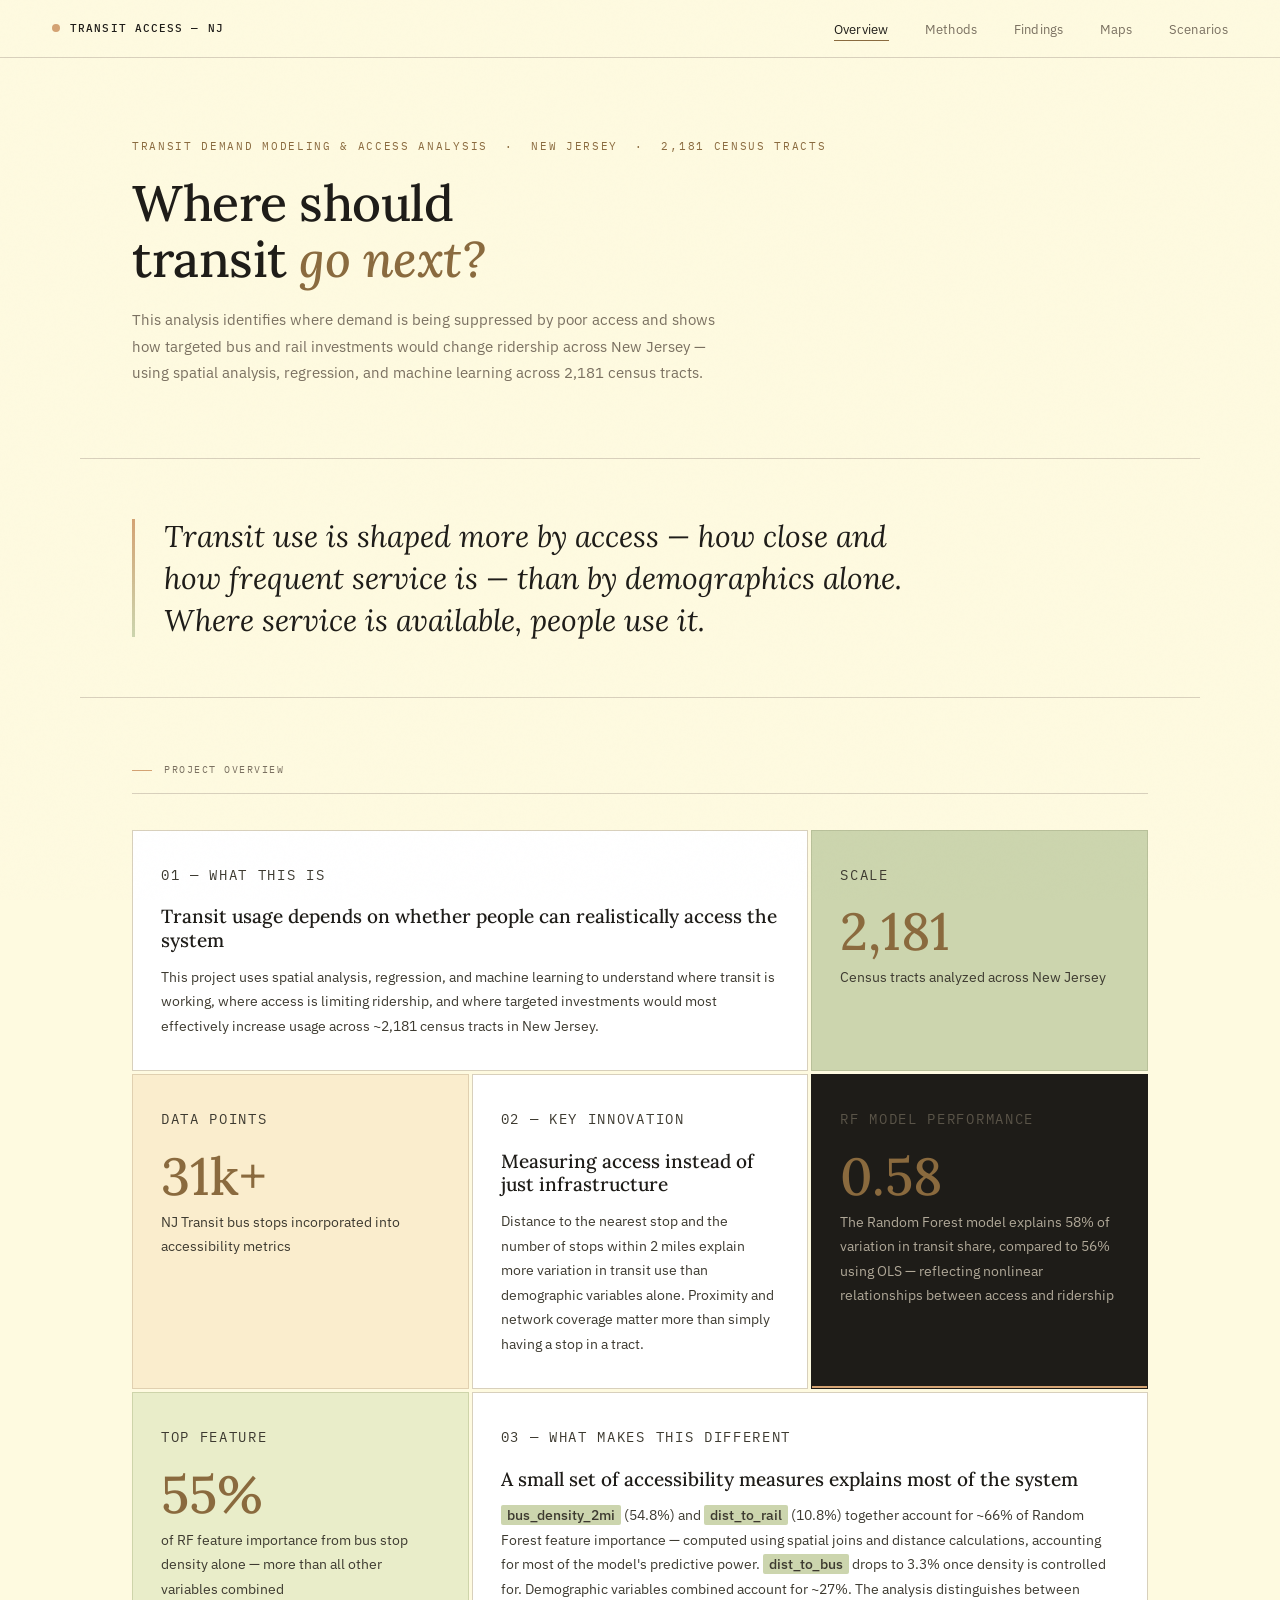
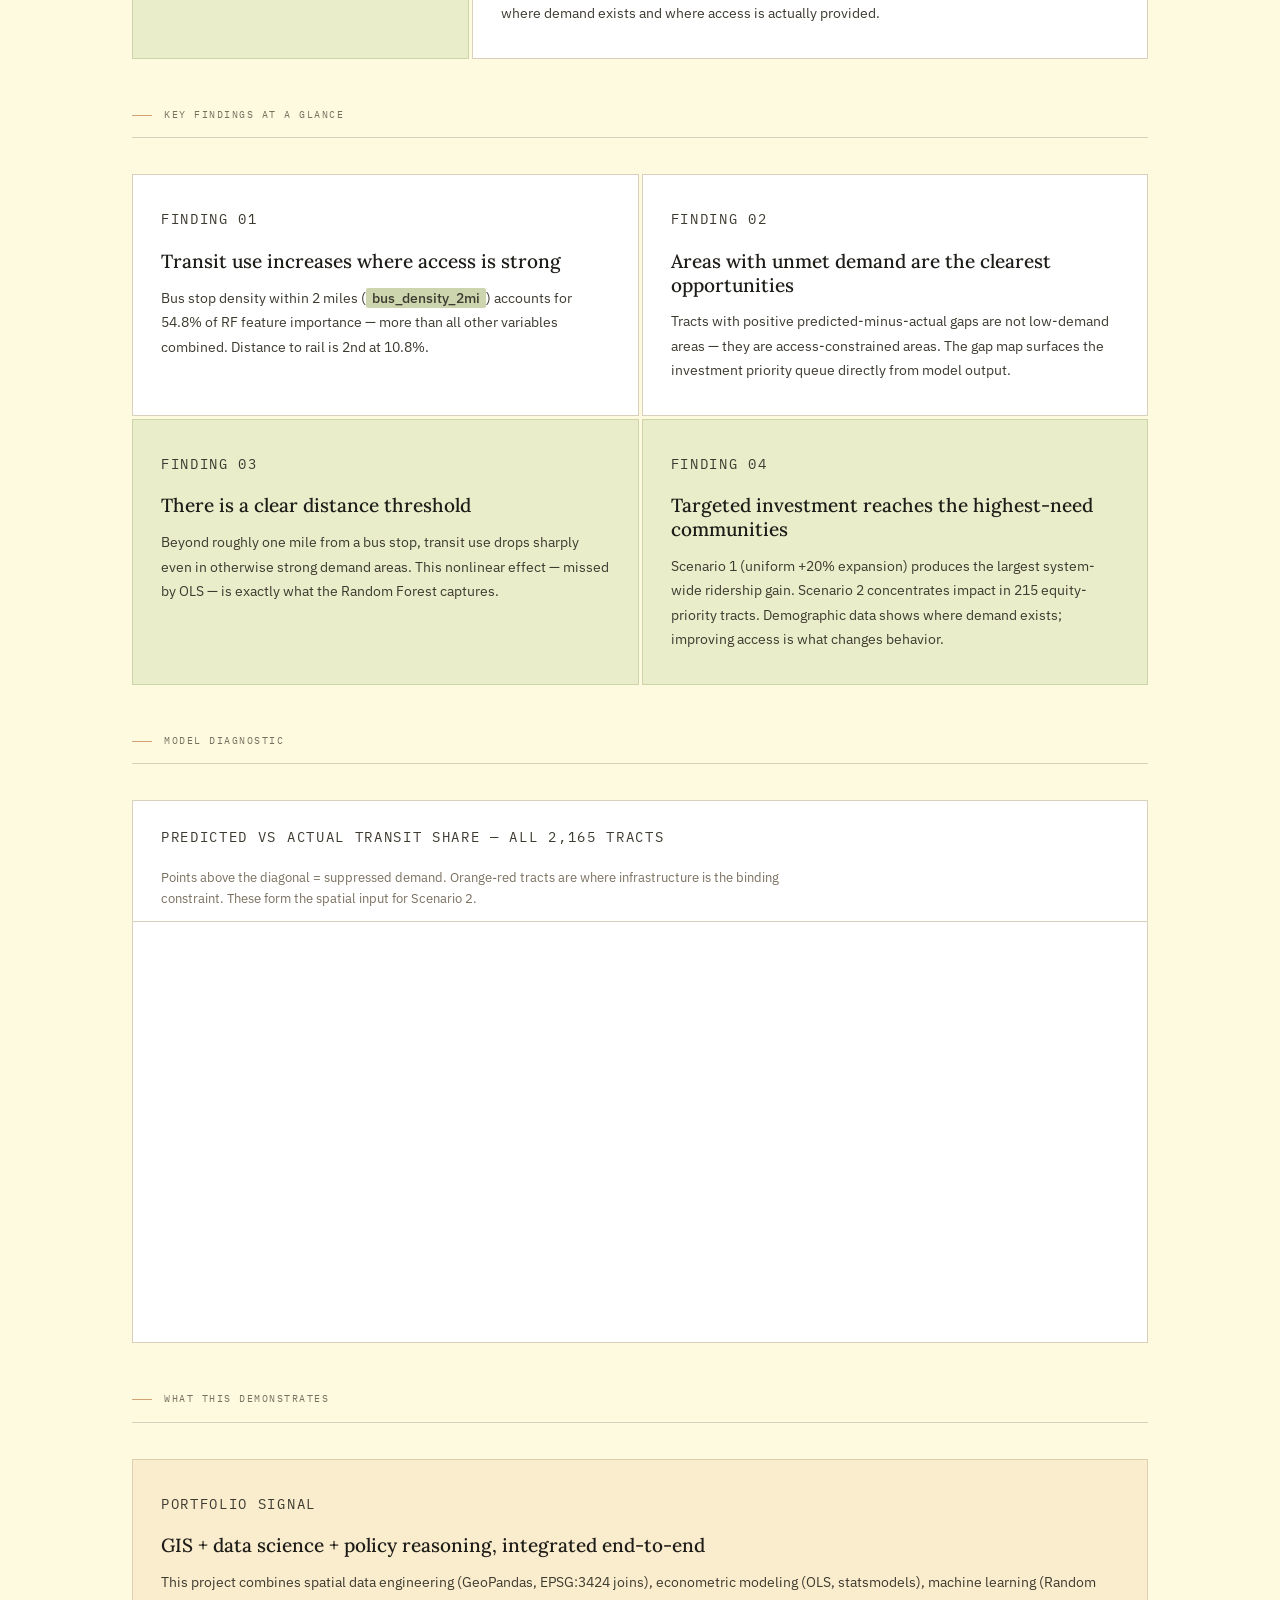
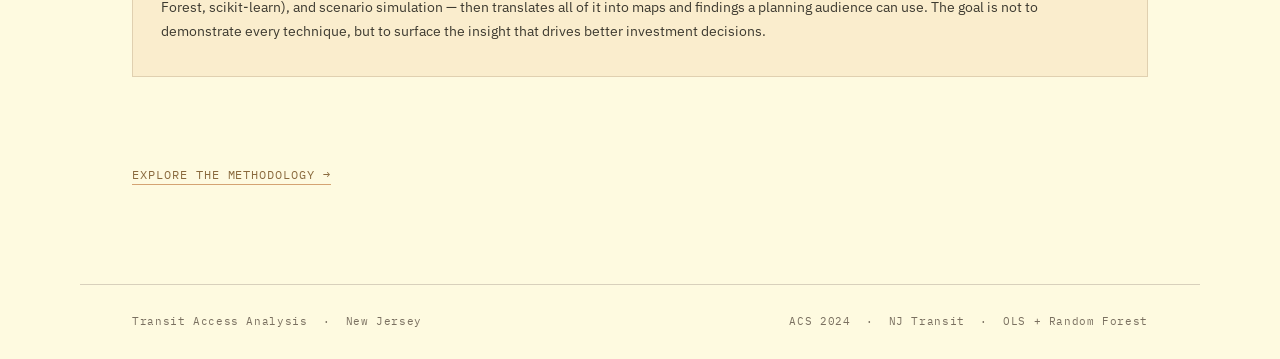
<file: index.html>
<!DOCTYPE html>
<html lang="en">
<head>
  <meta charset="UTF-8"/>
  <meta name="viewport" content="width=device-width, initial-scale=1.0"/>
  <title>Transit Access Analysis — New Jersey</title>
  <link rel="stylesheet" href="shared.css"/>
</head>
<body>

<nav>
  <a href="index.html" class="nav-brand">Transit Access — NJ</a>
  <ul class="nav-links">
    <li><a href="index.html" class="active">Overview</a></li>
    <li><a href="methods.html">Methods</a></li>
    <li><a href="findings.html">Findings</a></li>
    <li><a href="maps/gap.html">Maps</a></li>
    <li><a href="maps/scenarios.html">Scenarios</a></li>
  </ul>
</nav>

<!-- HERO -->
<header class="page-header" style="padding-bottom: 72px;">
  <p class="eyebrow">Transit Demand Modeling &amp; Access Analysis &nbsp;·&nbsp; New Jersey &nbsp;·&nbsp; 2,181 Census Tracts</p>
  <h1>
    Where should<br>
    transit <em>go next?</em>
  </h1>
  <p class="lead">
    This analysis identifies where demand is being suppressed by poor access and shows how targeted bus and rail investments would change ridership across New Jersey — using spatial analysis, regression, and machine learning across 2,181 census tracts.
  </p>
</header>

<!-- PULL QUOTE -->
<section class="pullquote">
  <blockquote>
    Transit use is shaped more by access — how close and how frequent service is — than by demographics alone. Where service is available, people use it.
  </blockquote>
</section>

<!-- OVERVIEW CARDS -->
<section class="content">
  <p class="section-label">Project Overview</p>
  <div class="cards">

    <div class="card col-8">
      <p class="card-num">01 — What This Is</p>
      <h3>Transit usage depends on whether people can realistically access the system</h3>
      <p>This project uses spatial analysis, regression, and machine learning to understand where transit is working, where access is limiting ridership, and where targeted investments would most effectively increase usage across ~2,181 census tracts in New Jersey.</p>
    </div>

    <div class="card col-4 card-green">
      <p class="card-num">Scale</p>
      <div class="stat-val">2,181</div>
      <p class="stat-desc">Census tracts analyzed across New Jersey</p>
    </div>

    <div class="card col-4 card-papaya">
      <p class="card-num">Data Points</p>
      <div class="stat-val">31k+</div>
      <p class="stat-desc">NJ Transit bus stops incorporated into accessibility metrics</p>
    </div>

    <div class="card col-4">
      <p class="card-num">02 — Key Innovation</p>
      <h3>Measuring access instead of just infrastructure</h3>
      <p>Distance to the nearest stop and the number of stops within 2 miles explain more variation in transit use than demographic variables alone. Proximity and network coverage matter more than simply having a stop in a tract.</p>
    </div>

    <div class="card col-4 card-dark">
      <p class="card-num">RF Model Performance</p>
      <div class="stat-val">0.58</div>
      <p class="stat-desc">The Random Forest model explains 58% of variation in transit share, compared to 56% using OLS — reflecting nonlinear relationships between access and ridership</p>
    </div>

    <div class="card col-4 card-beige">
      <p class="card-num">Top Feature</p>
      <div class="stat-val">55%</div>
      <p class="stat-desc">of RF feature importance from bus stop density alone — more than all other variables combined</p>
    </div>

    <div class="card col-8">
      <p class="card-num">03 — What Makes This Different</p>
      <h3>A small set of accessibility measures explains most of the system</h3>
      <p>
        <span class="hi">bus_density_2mi</span> (54.8%) and <span class="hi">dist_to_rail</span>
        (10.8%) together account for ~66% of Random Forest feature importance — computed using
        spatial joins and distance calculations, accounting for most of the model's predictive power.
        <span class="hi">dist_to_bus</span> drops to 3.3% once density is controlled for.
        Demographic variables combined account for ~27%. The analysis distinguishes between
        where demand exists and where access is actually provided.
      </p>
    </div>

  </div>

  <p class="section-label" style="margin-top: 16px;">Key Findings at a Glance</p>
  <div class="cards">

    <div class="card col-6">
      <p class="card-num">Finding 01</p>
      <h3>Transit use increases where access is strong</h3>
      <p>Bus stop density within 2 miles (<span class="hi">bus_density_2mi</span>) accounts for 54.8% of RF feature importance — more than all other variables combined. Distance to rail is 2nd at 10.8%.</p>
    </div>

    <div class="card col-6">
      <p class="card-num">Finding 02</p>
      <h3>Areas with unmet demand are the clearest opportunities</h3>
      <p>Tracts with positive predicted-minus-actual gaps are not low-demand areas — they are access-constrained areas. The gap map surfaces the investment priority queue directly from model output.</p>
    </div>

    <div class="card col-6 card-beige">
      <p class="card-num">Finding 03</p>
      <h3>There is a clear distance threshold</h3>
      <p>Beyond roughly one mile from a bus stop, transit use drops sharply even in otherwise strong demand areas. This nonlinear effect — missed by OLS — is exactly what the Random Forest captures.</p>
    </div>

    <div class="card col-6 card-beige">
      <p class="card-num">Finding 04</p>
      <h3>Targeted investment reaches the highest-need communities</h3>
      <p>Scenario 1 (uniform +20% expansion) produces the largest system-wide ridership gain. Scenario 2 concentrates impact in 215 equity-priority tracts. Demographic data shows where demand exists; improving access is what changes behavior.</p>
    </div>

  </div>

  <p class="section-label" style="margin-top: 16px;">Model Diagnostic</p>
  <div class="cards">
    <div class="card col-12" style="padding: 0; border-color: var(--rule); overflow: hidden;">
      <div style="padding: 24px 28px 12px; border-bottom: 1px solid var(--rule);">
        <p class="card-num">Predicted vs Actual Transit Share — All 2,165 Tracts</p>
        <p style="font-size: 13px; color: var(--muted); line-height: 1.6; max-width: 640px;">
          Points above the diagonal = suppressed demand. Orange-red tracts are where infrastructure
          is the binding constraint. These form the spatial input for Scenario 2.
        </p>
      </div>
      <iframe
        src="outputs/scatter_fit.html"
        style="width:100%; height:420px; border:none; display:block;"
        loading="lazy"
        title="Predicted vs Actual Transit Share"
      ></iframe>
    </div>
  </div>

  <p class="section-label" style="margin-top: 16px;">What This Demonstrates</p>
  <div class="cards">
    <div class="card col-12" style="background: var(--papaya); border-color: #e0d0b0;">
      <p class="card-num">Portfolio Signal</p>
      <h3>GIS + data science + policy reasoning, integrated end-to-end</h3>
      <p>This project combines spatial data engineering (GeoPandas, EPSG:3424 joins), econometric modeling (OLS, statsmodels), machine learning (Random Forest, scikit-learn), and scenario simulation — then translates all of it into maps and findings a planning audience can use. The goal is not to demonstrate every technique, but to surface the insight that drives better investment decisions.</p>
    </div>
  </div>

  <div class="next-page">
    <a href="methods.html">Explore the methodology →</a>
  </div>
</section>

<footer>
  <span>Transit Access Analysis &nbsp;·&nbsp; New Jersey</span>
  <span>ACS 2024 &nbsp;·&nbsp; NJ Transit &nbsp;·&nbsp; OLS + Random Forest</span>
</footer>

</body>
</html>
</file>
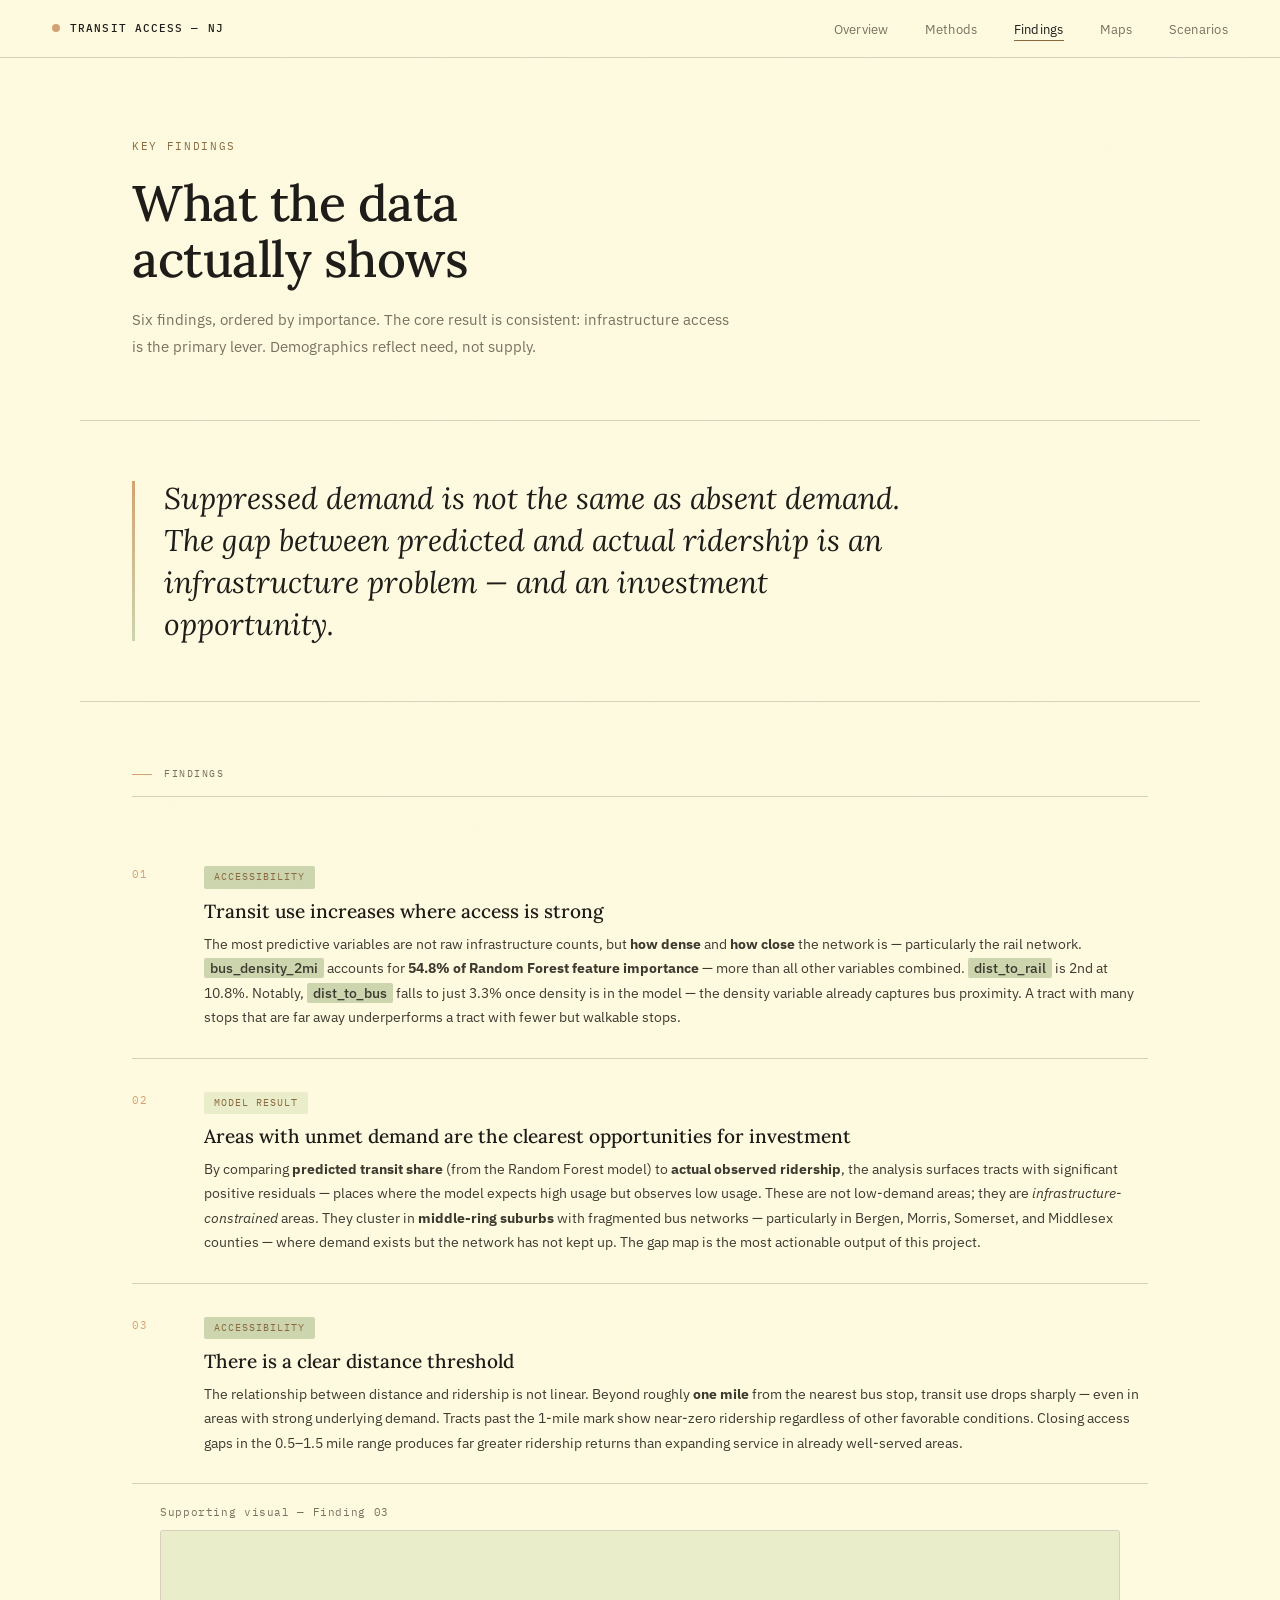
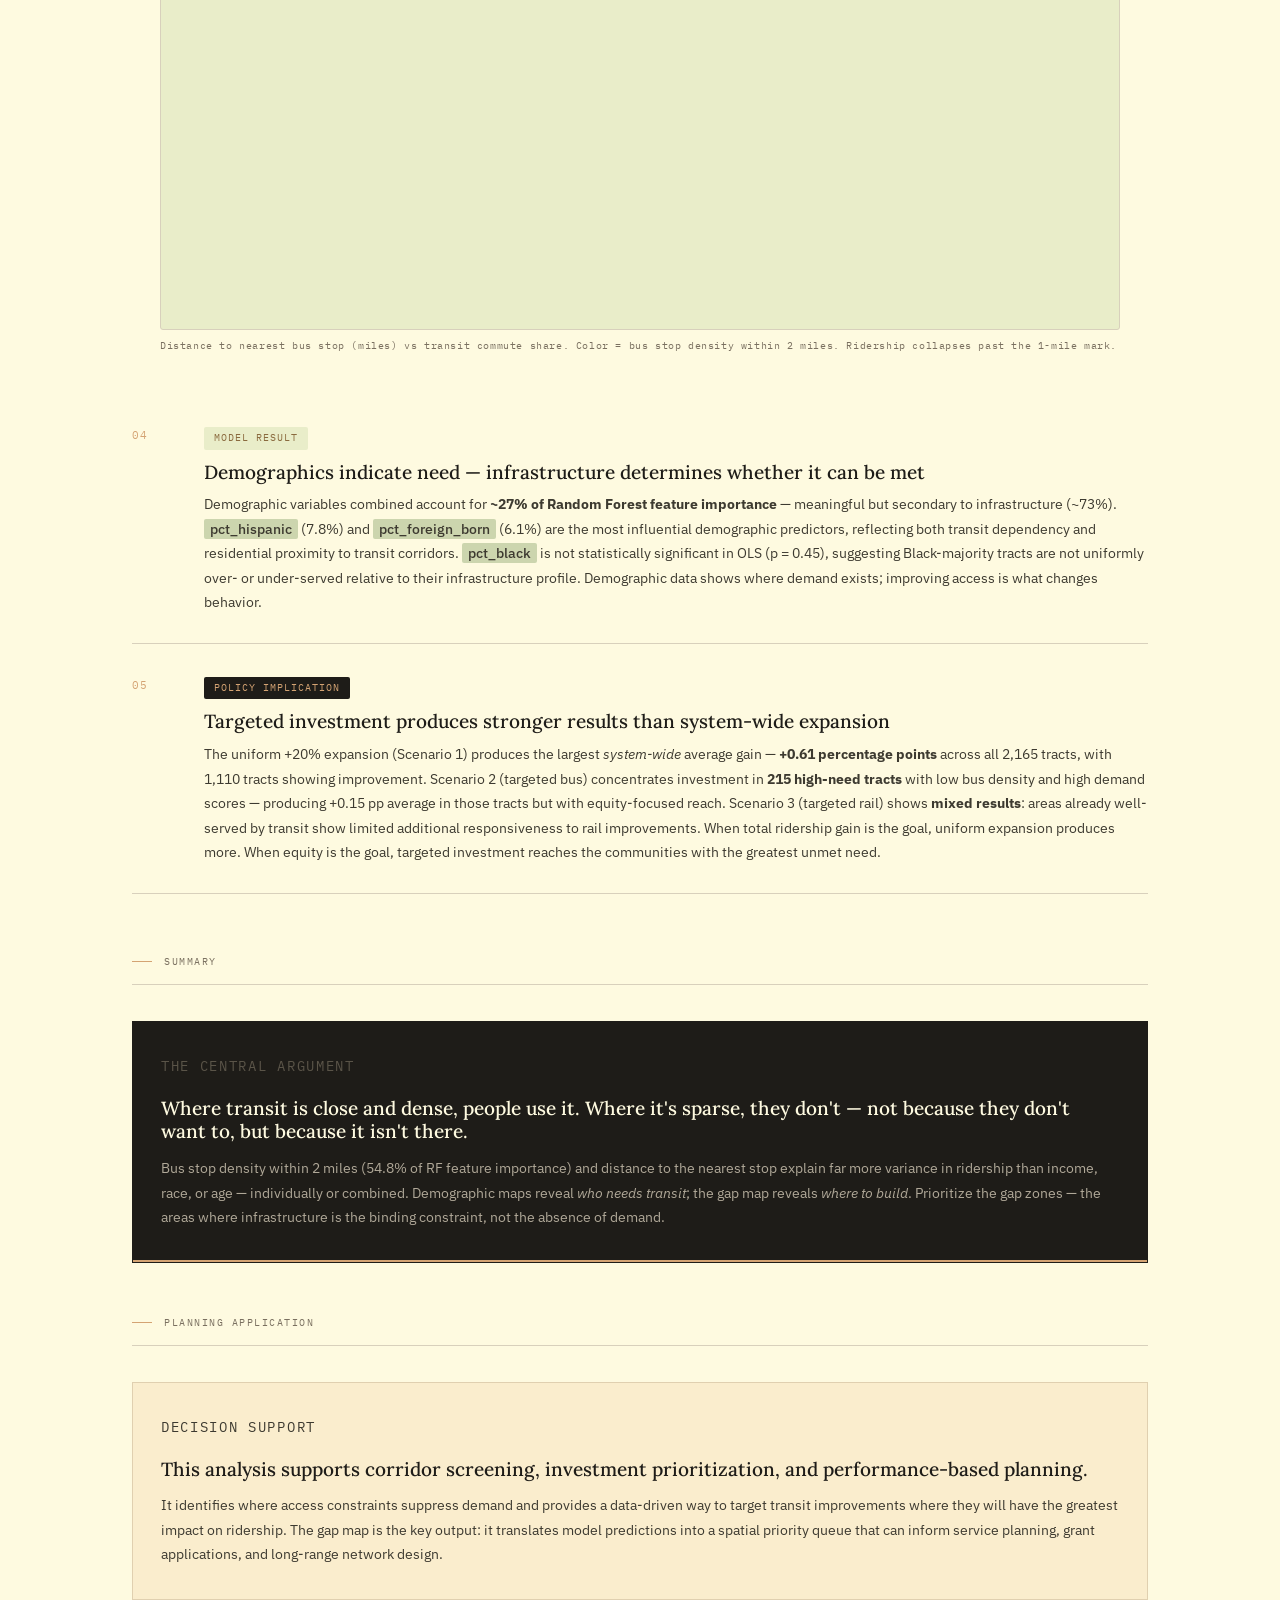
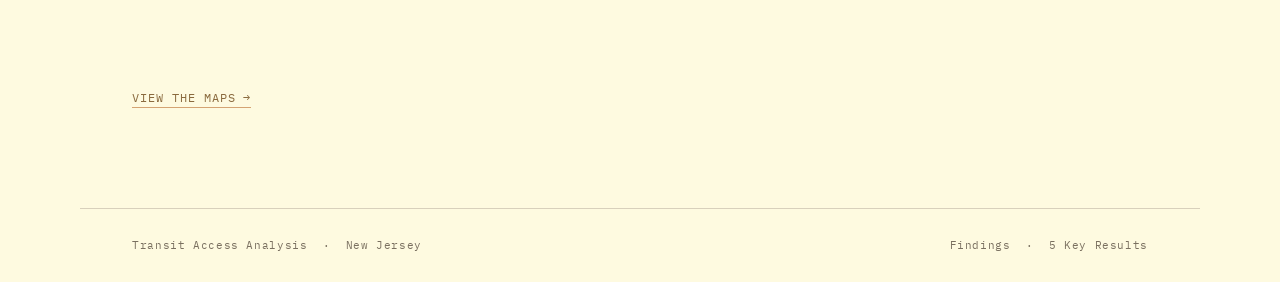
<file: findings.html>
<!DOCTYPE html>
<html lang="en">
<head>
  <meta charset="UTF-8"/>
  <meta name="viewport" content="width=device-width, initial-scale=1.0"/>
  <title>Findings — Transit Access Analysis</title>
  <link rel="stylesheet" href="shared.css"/>
  <style>
    .finding:nth-child(1) { animation-delay: 0.2s; }
    .finding:nth-child(2) { animation-delay: 0.32s; }
    .finding:nth-child(3) { animation-delay: 0.44s; }
    .finding:nth-child(4) { animation-delay: 0.56s; }
    .finding:nth-child(5) { animation-delay: 0.68s; }
    .finding:nth-child(6) { animation-delay: 0.80s; }

    .tag {
      display: inline-block;
      font-family: var(--mono);
      font-size: 10px;
      letter-spacing: 0.1em;
      text-transform: uppercase;
      padding: 3px 10px;
      border-radius: 2px;
      margin-bottom: 10px;
    }
    .tag-access  { background: var(--green);  color: var(--accent); }
    .tag-model   { background: var(--beige);  color: var(--accent); }
    .tag-spatial { background: var(--papaya); color: #7a4a20; }
    .tag-policy  { background: var(--ink);    color: var(--bronze); }
  </style>
</head>
<body>

<nav>
  <a href="index.html" class="nav-brand">Transit Access — NJ</a>
  <ul class="nav-links">
    <li><a href="index.html">Overview</a></li>
    <li><a href="methods.html">Methods</a></li>
    <li><a href="findings.html" class="active">Findings</a></li>
    <li><a href="maps/gap.html">Maps</a></li>
    <li><a href="maps/scenarios.html">Scenarios</a></li>
  </ul>
</nav>

<header class="page-header">
  <p class="eyebrow">Key Findings</p>
  <h1>What the data<br>actually shows</h1>
  <p class="lead">Six findings, ordered by importance. The core result is consistent: infrastructure access is the primary lever. Demographics reflect need, not supply.</p>
</header>

<section class="pullquote">
  <blockquote>
    Suppressed demand is not the same as absent demand. The gap between predicted and actual ridership is an infrastructure problem — and an investment opportunity.
  </blockquote>
</section>

<section class="content">
  <p class="section-label">Findings</p>

  <div class="finding">
    <span class="finding-num">01</span>
    <div>
      <span class="tag tag-access">Accessibility</span>
      <h3>Transit use increases where access is strong</h3>
      <p>
        The most predictive variables are not raw infrastructure counts, but <strong>how dense</strong> and <strong>how close</strong> the network is — particularly the rail network. <span class="hi">bus_density_2mi</span> accounts for <strong>54.8% of Random Forest feature importance</strong> — more than all other variables combined. <span class="hi">dist_to_rail</span> is 2nd at 10.8%. Notably, <span class="hi">dist_to_bus</span> falls to just 3.3% once density is in the model — the density variable already captures bus proximity. A tract with many stops that are far away underperforms a tract with fewer but walkable stops.
      </p>
    </div>
  </div>

  <div class="finding">
    <span class="finding-num">02</span>
    <div>
      <span class="tag tag-model">Model Result</span>
      <h3>Areas with unmet demand are the clearest opportunities for investment</h3>
      <p>
        By comparing <strong>predicted transit share</strong> (from the Random Forest model) to <strong>actual observed ridership</strong>, the analysis surfaces tracts with significant positive residuals — places where the model expects high usage but observes low usage. These are not low-demand areas; they are <em>infrastructure-constrained</em> areas. They cluster in <strong>middle-ring suburbs</strong> with fragmented bus networks — particularly in Bergen, Morris, Somerset, and Middlesex counties — where demand exists but the network has not kept up. The gap map is the most actionable output of this project.
      </p>
    </div>
  </div>

  <div class="finding">
    <span class="finding-num">03</span>
    <div>
      <span class="tag tag-access">Accessibility</span>
      <h3>There is a clear distance threshold</h3>
      <p>
        The relationship between distance and ridership is not linear. Beyond roughly <strong>one mile</strong> from the nearest bus stop, transit use drops sharply — even in areas with strong underlying demand. Tracts past the 1-mile mark show near-zero ridership regardless of other favorable conditions. Closing access gaps in the 0.5–1.5 mile range produces far greater ridership returns than expanding service in already well-served areas.
      </p>
    </div>
  </div>

  <div style="margin: 0 0 8px; padding: 20px 28px 0;">
    <p style="font-family: var(--mono); font-size: 10.5px; color: var(--muted); letter-spacing: 0.06em; margin-bottom: 8px;">Supporting visual — Finding 03</p>
    <iframe
      src="outputs/dist_ridership.html"
      style="width:100%; height:400px; border:1px solid var(--rule); border-radius:3px; display:block; background:var(--beige);"
      loading="lazy"
      title="Distance to Bus vs Transit Share"
    ></iframe>
    <p style="font-family: var(--mono); font-size: 10px; color: var(--muted); letter-spacing: 0.06em; margin-top: 8px; margin-bottom: 40px;">
      Distance to nearest bus stop (miles) vs transit commute share. Color = bus stop density within 2 miles. Ridership collapses past the 1-mile mark.
    </p>
  </div>

  <div class="finding">
    <span class="finding-num">04</span>
    <div>
      <span class="tag tag-model">Model Result</span>
      <h3>Demographics indicate need — infrastructure determines whether it can be met</h3>
      <p>
        Demographic variables combined account for <strong>~27% of Random Forest feature importance</strong> — meaningful but secondary to infrastructure (~73%). <span class="hi">pct_hispanic</span> (7.8%) and <span class="hi">pct_foreign_born</span> (6.1%) are the most influential demographic predictors, reflecting both transit dependency and residential proximity to transit corridors. <span class="hi">pct_black</span> is not statistically significant in OLS (p = 0.45), suggesting Black-majority tracts are not uniformly over- or under-served relative to their infrastructure profile. Demographic data shows where demand exists; improving access is what changes behavior.
      </p>
    </div>
  </div>

  <div class="finding">
    <span class="finding-num">05</span>
    <div>
      <span class="tag tag-policy">Policy Implication</span>
      <h3>Targeted investment produces stronger results than system-wide expansion</h3>
      <p>
        The uniform +20% expansion (Scenario 1) produces the largest <em>system-wide</em> average gain — <strong>+0.61 percentage points</strong> across all 2,165 tracts, with 1,110 tracts showing improvement. Scenario 2 (targeted bus) concentrates investment in <strong>215 high-need tracts</strong> with low bus density and high demand scores — producing +0.15 pp average in those tracts but with equity-focused reach. Scenario 3 (targeted rail) shows <strong>mixed results</strong>: areas already well-served by transit show limited additional responsiveness to rail improvements. When total ridership gain is the goal, uniform expansion produces more. When equity is the goal, targeted investment reaches the communities with the greatest unmet need.
      </p>
    </div>
  </div>

  <!-- SUMMARY CARDS -->
  <p class="section-label" style="margin-top: 60px;">Summary</p>
  <div class="cards">
    <div class="card col-12 card-dark">
      <p class="card-num">The Central Argument</p>
      <h3>Where transit is close and dense, people use it. Where it's sparse, they don't — not because they don't want to, but because it isn't there.</h3>
      <p>
        Bus stop density within 2 miles (54.8% of RF feature importance)
        and distance to the nearest stop explain far more variance in ridership than income,
        race, or age — individually or combined. Demographic maps reveal <em>who needs transit</em>;
        the gap map reveals <em>where to build</em>. Prioritize the gap zones — the areas
        where infrastructure is the binding constraint, not the absence of demand.
      </p>
    </div>
  </div>

  <!-- PLANNING APPLICATION -->
  <p class="section-label" style="margin-top: 52px;">Planning Application</p>
  <div class="cards">
    <div class="card col-12 card-papaya">
      <p class="card-num">Decision Support</p>
      <h3>This analysis supports corridor screening, investment prioritization, and performance-based planning.</h3>
      <p>
        It identifies where access constraints suppress demand and provides a
        data-driven way to target transit improvements where they will have the greatest
        impact on ridership. The gap map is the key output: it translates model predictions
        into a spatial priority queue that can inform service planning, grant applications,
        and long-range network design.
      </p>
    </div>
  </div>

  <div class="next-page">
    <a href="maps/gap.html">View the maps →</a>
  </div>

</section>

<footer>
  <span>Transit Access Analysis &nbsp;·&nbsp; New Jersey</span>
  <span>Findings &nbsp;·&nbsp; 5 Key Results</span>
</footer>

</body>
</html>
</file>
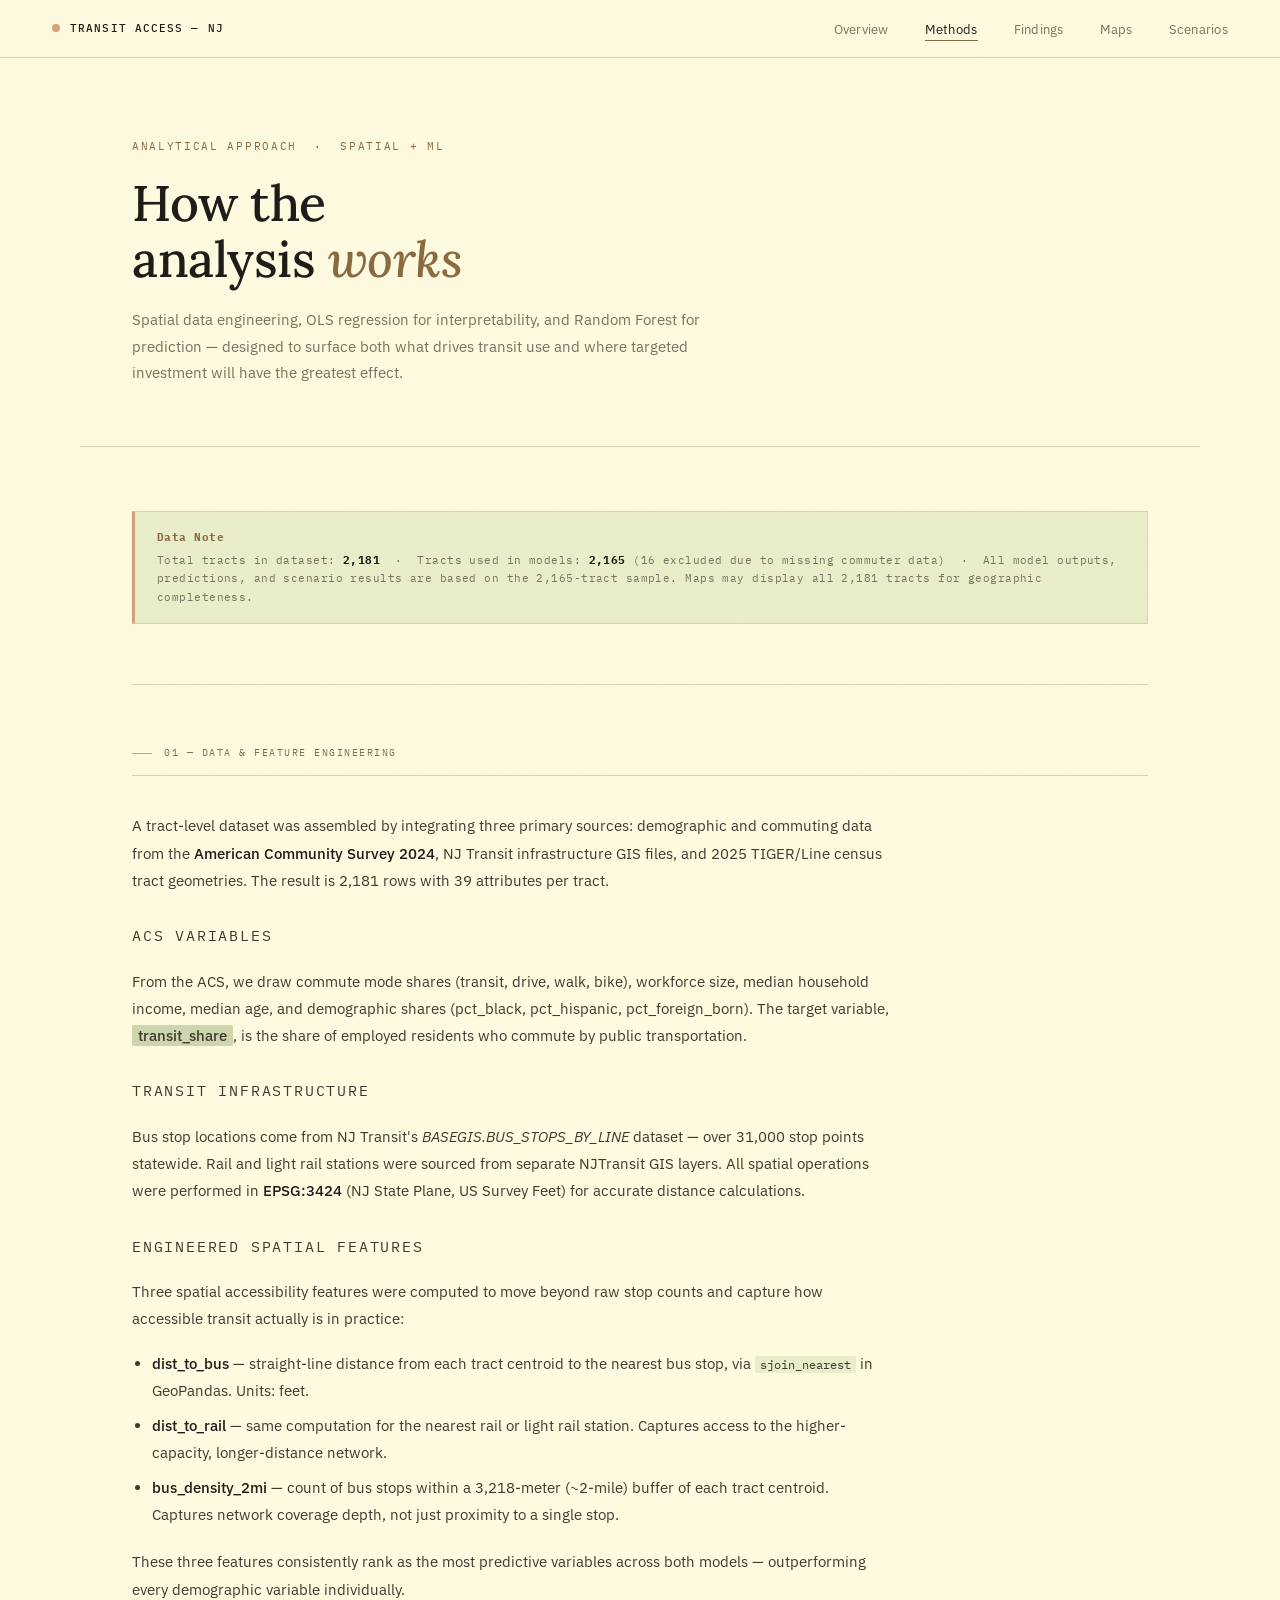
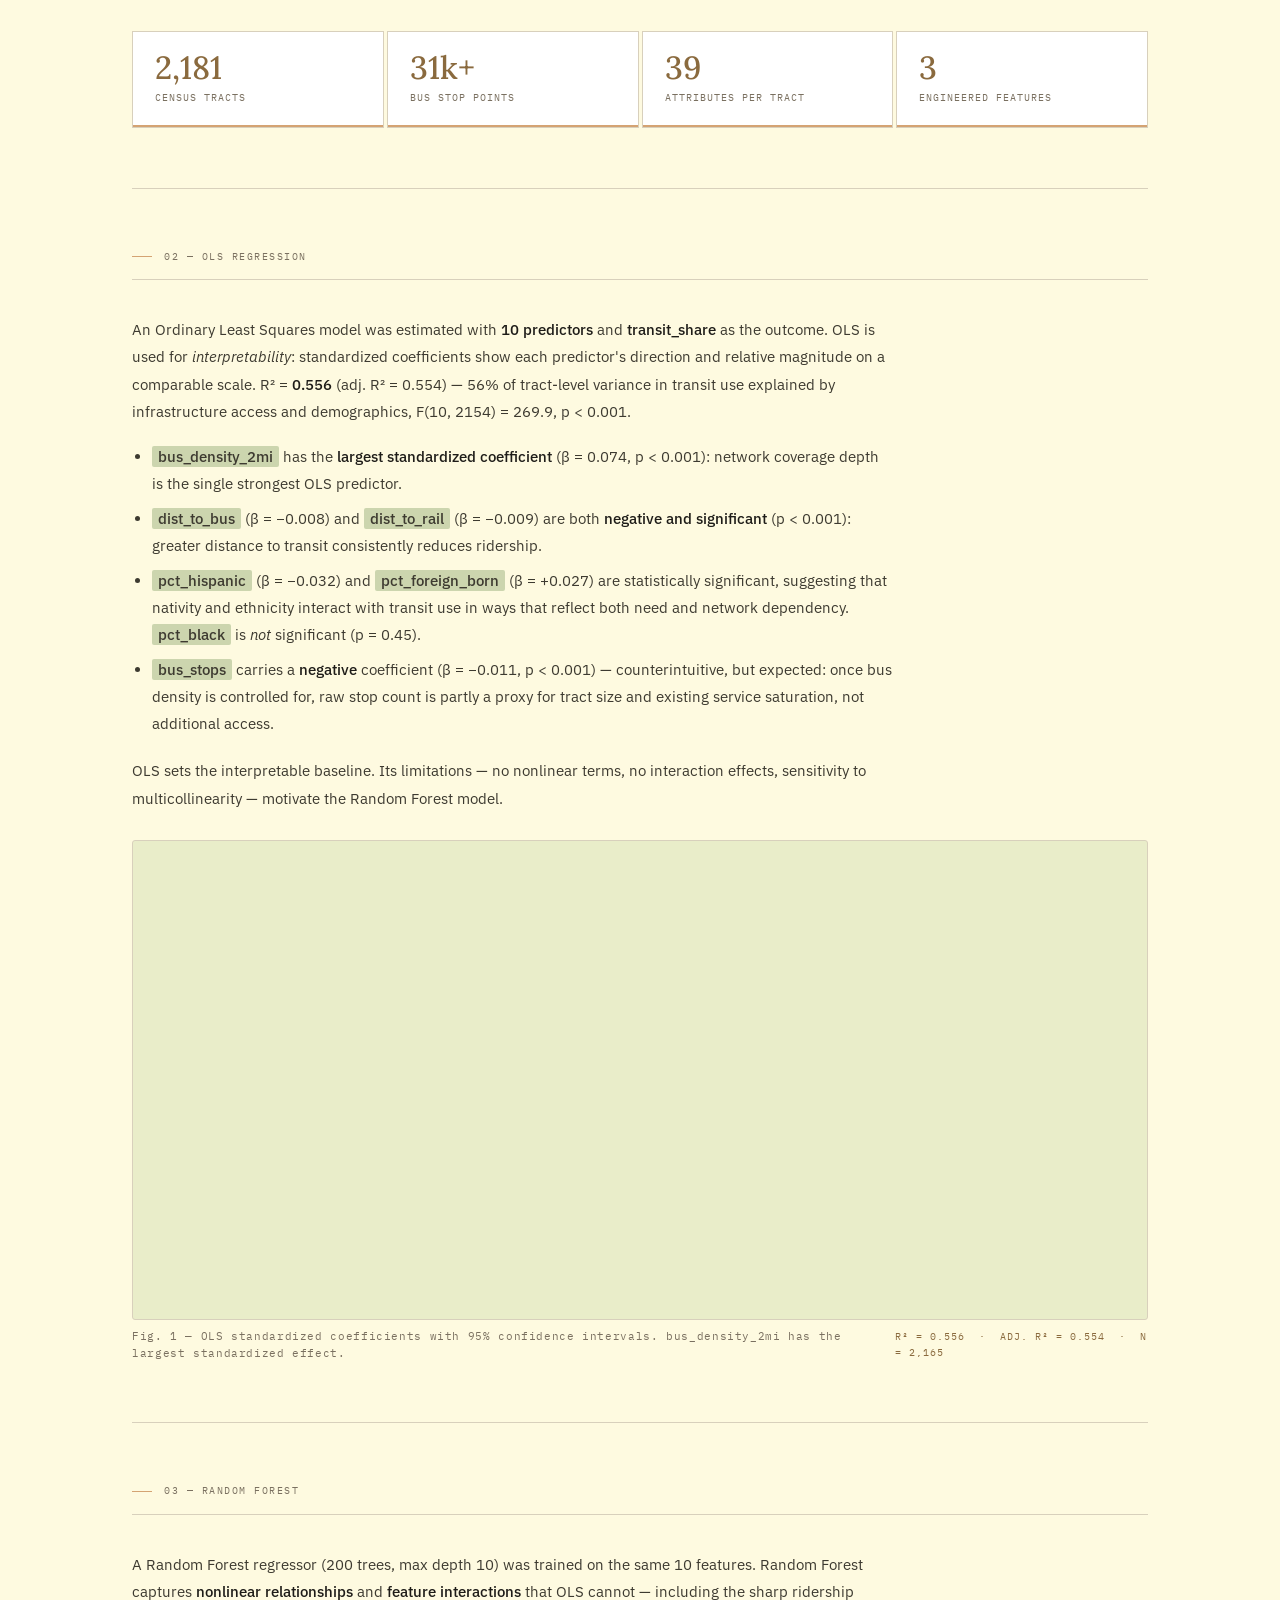
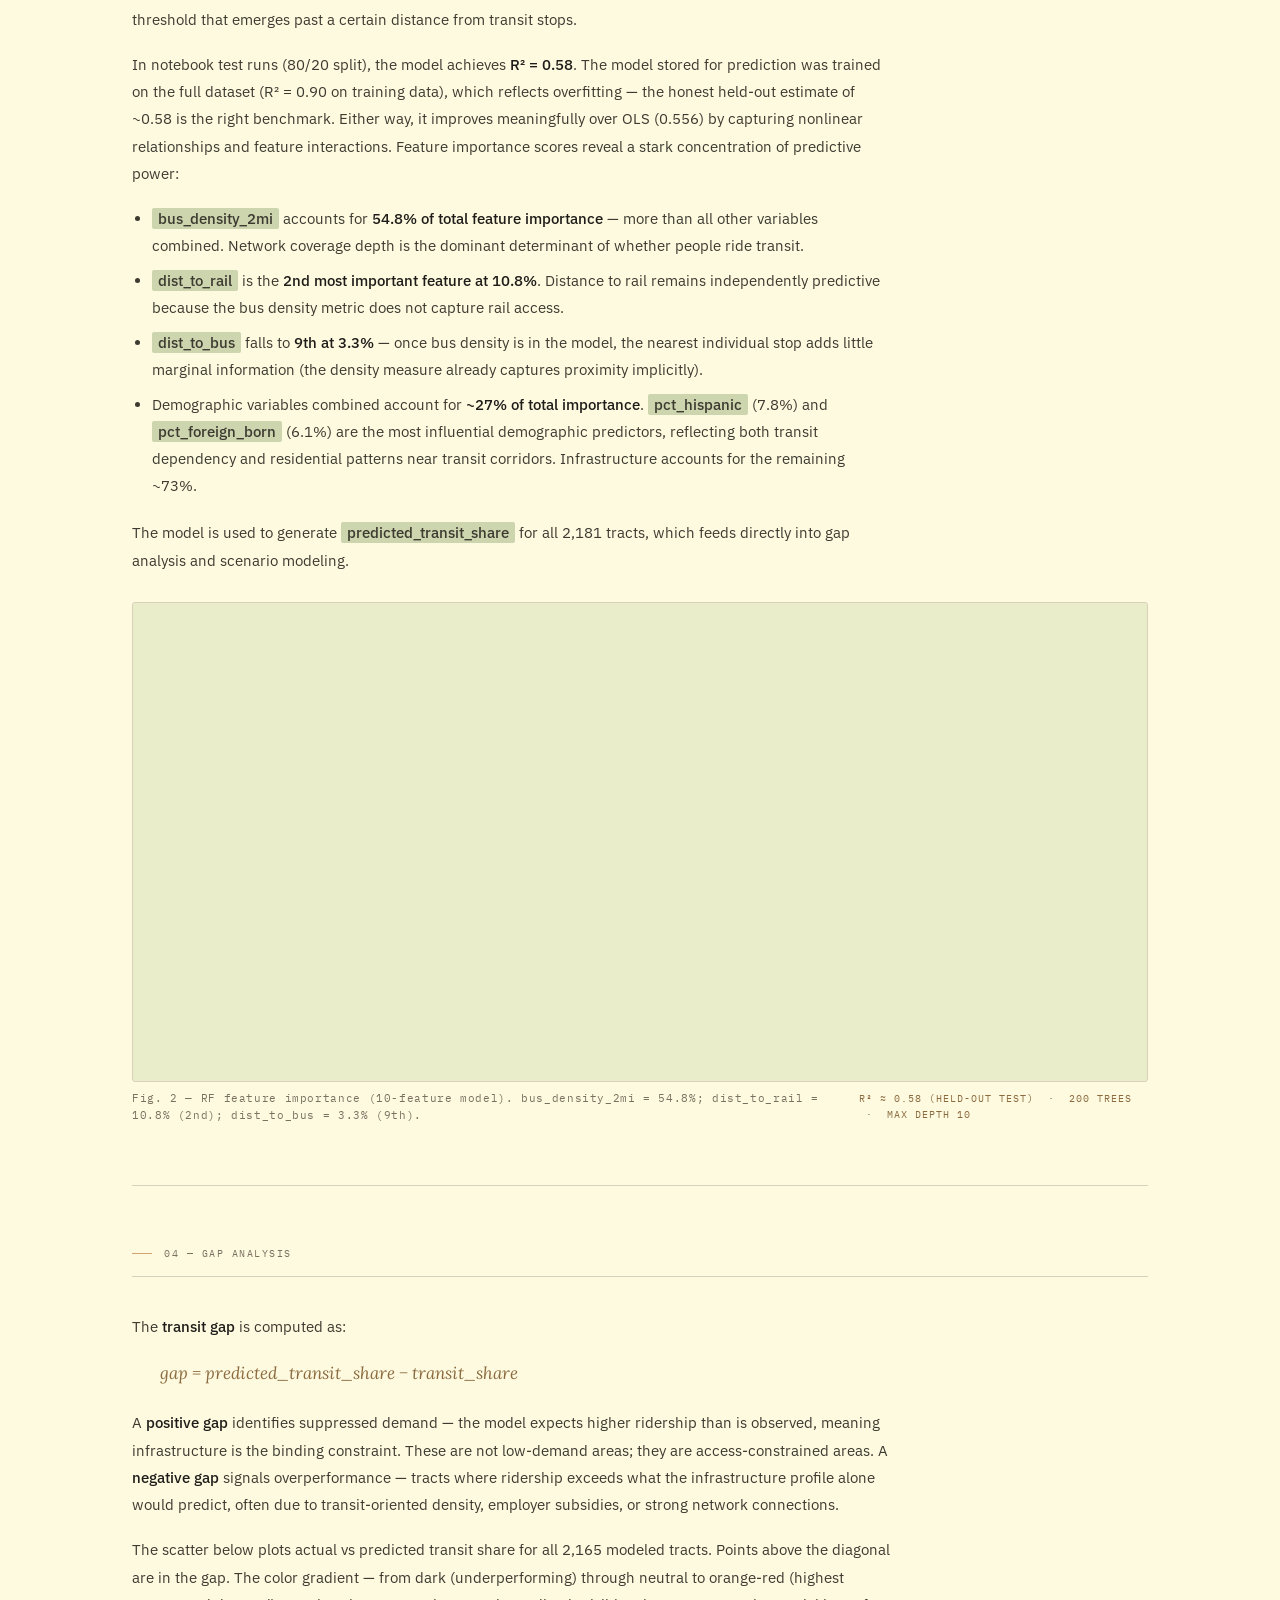
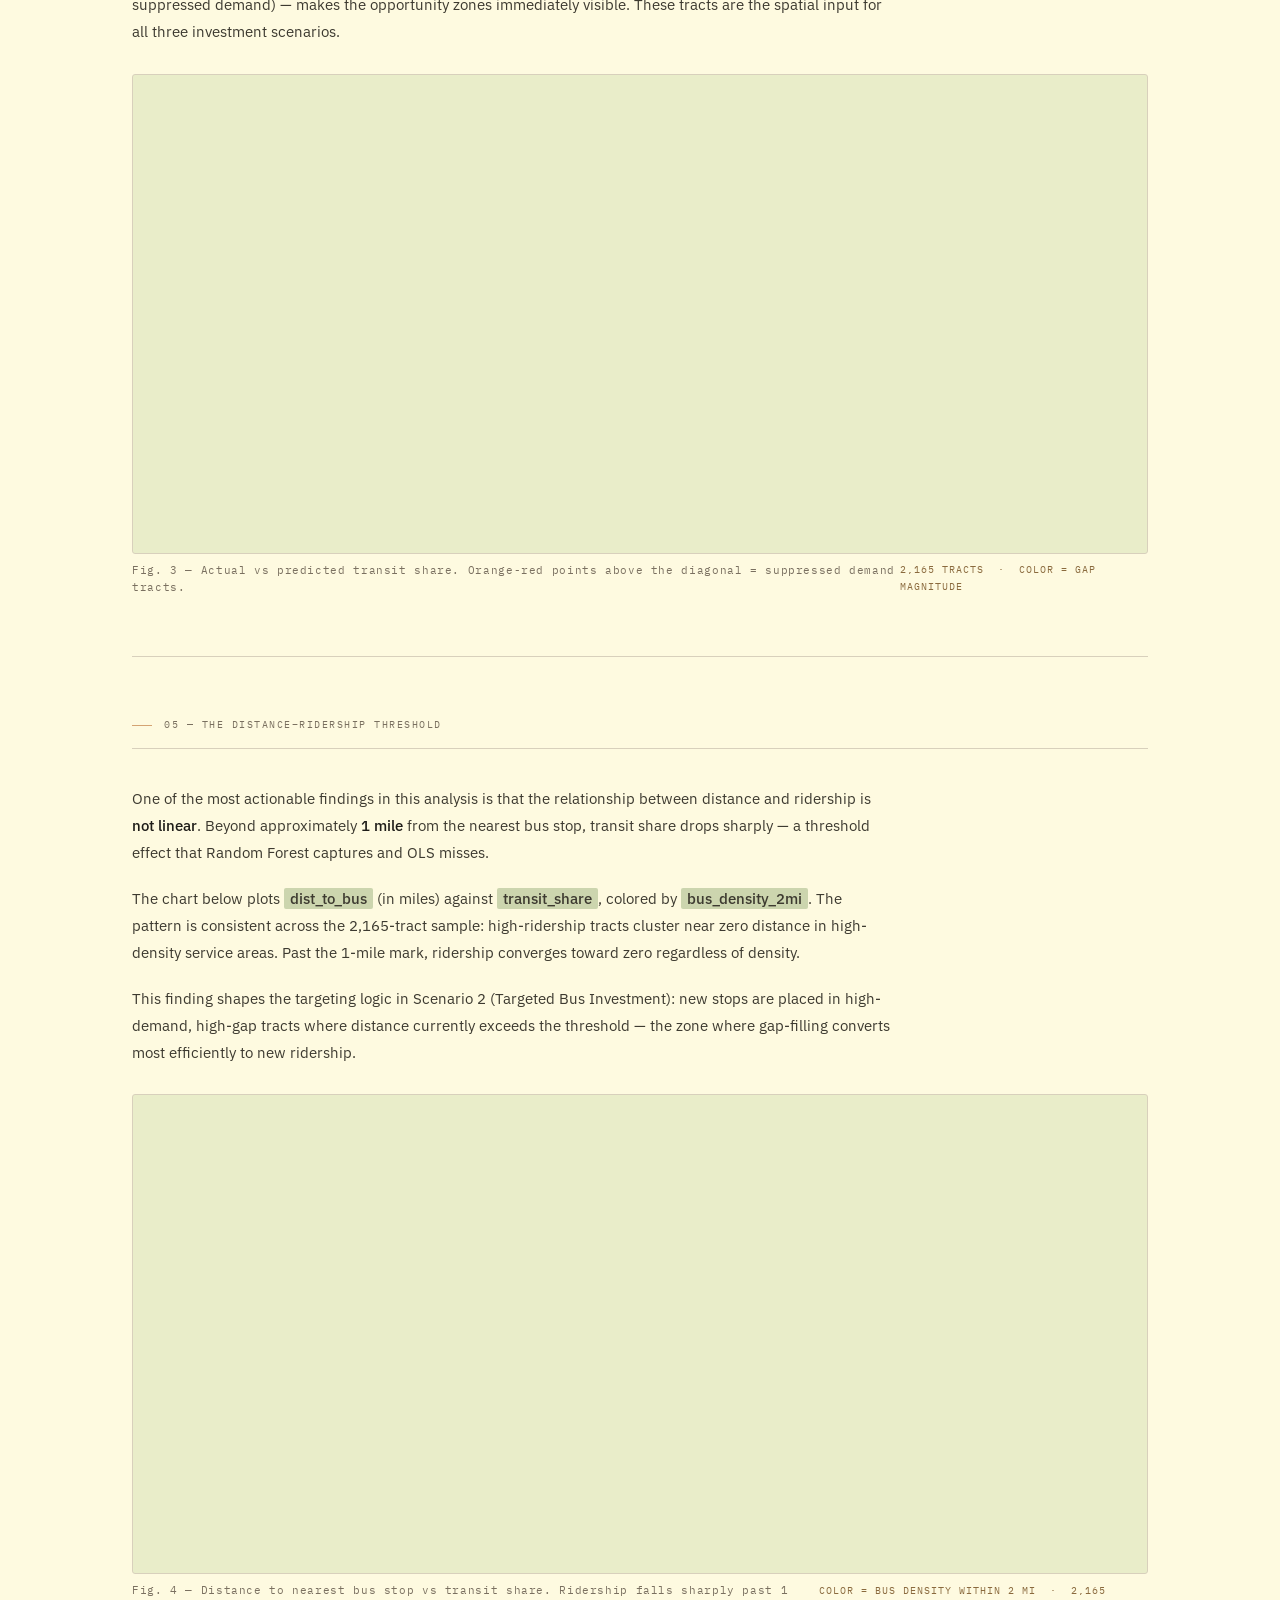
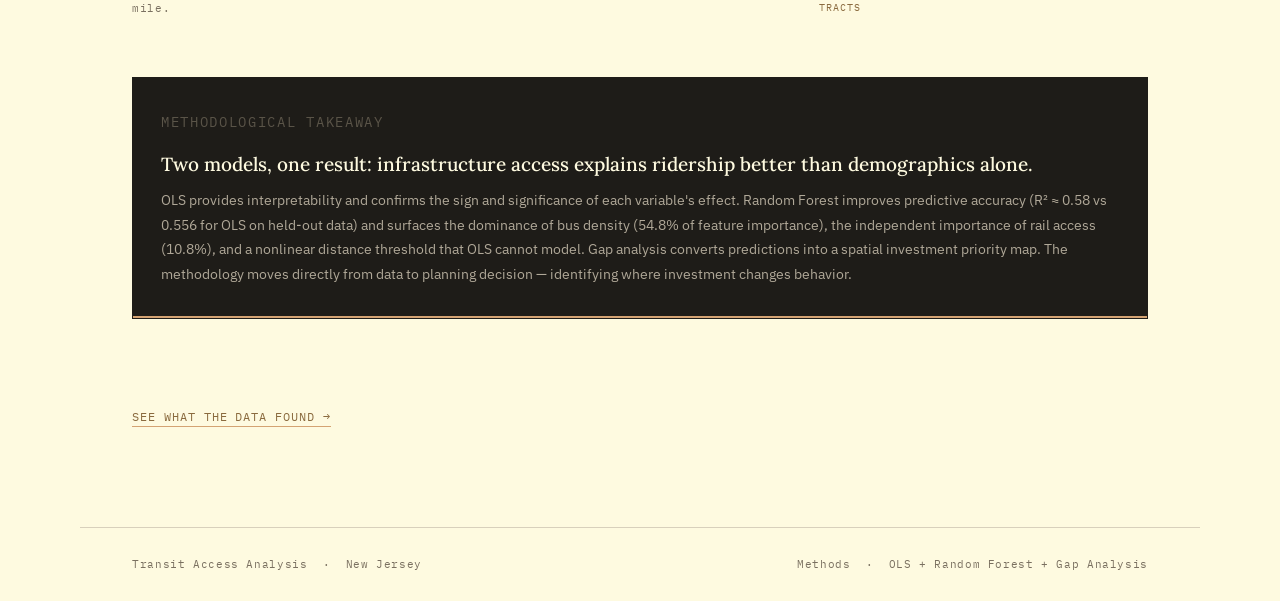
<file: methods.html>
<!DOCTYPE html>
<html lang="en">
<head>
  <meta charset="UTF-8"/>
  <meta name="viewport" content="width=device-width, initial-scale=1.0"/>
  <title>Methods — Transit Access Analysis</title>
  <link rel="stylesheet" href="shared.css"/>
  <style>
    .chart-wrap {
      width: 100%;
      height: 480px;
      border: 1px solid var(--rule);
      border-radius: 3px;
      background: var(--beige);
      display: block;
      margin: 28px 0 8px;
    }
    .chart-caption {
      font-family: var(--mono);
      font-size: 10.5px;
      color: var(--muted);
      letter-spacing: 0.06em;
      margin-bottom: 52px;
      display: flex;
      justify-content: space-between;
      align-items: center;
    }
    .chart-caption span {
      font-family: var(--mono);
      font-size: 10px;
      color: var(--accent);
      letter-spacing: 0.1em;
      text-transform: uppercase;
    }

    .methods-body { max-width: 760px; }
    .methods-body p {
      font-size: 15px;
      color: var(--ink2);
      line-height: 1.82;
      margin-bottom: 18px;
    }
    .methods-body ul { padding-left: 20px; margin-bottom: 20px; }
    .methods-body li {
      font-size: 15px;
      color: var(--ink2);
      line-height: 1.8;
      margin-bottom: 8px;
    }
    .methods-body strong { color: var(--ink); font-weight: 500; }
    .methods-body code {
      font-family: var(--mono);
      font-size: 12px;
      background: var(--beige);
      padding: 1px 5px;
      border-radius: 2px;
    }

    .inline-stats {
      display: flex;
      gap: 3px;
      margin: 28px 0 32px;
    }
    .inline-stat {
      flex: 1;
      background: var(--card-bg);
      border: 1px solid var(--rule);
      padding: 20px 22px;
      position: relative;
    }
    .inline-stat::after {
      content: '';
      position: absolute;
      bottom: 0; left: 0; right: 0;
      height: 2px;
      background: var(--bronze);
    }
    .inline-stat .val {
      font-family: var(--serif);
      font-size: 32px;
      font-weight: 500;
      color: var(--accent);
      line-height: 1;
      margin-bottom: 6px;
    }
    .inline-stat .lbl {
      font-family: var(--mono);
      font-size: 10px;
      color: var(--muted);
      letter-spacing: 0.1em;
      text-transform: uppercase;
    }

    .step-num {
      font-family: var(--mono);
      font-size: 10px;
      color: var(--bronze);
      letter-spacing: 0.12em;
      text-transform: uppercase;
      margin-bottom: 4px;
      margin-top: 28px;
    }

    .section-block {
      padding-top: 60px;
      border-top: 1px solid var(--rule);
      margin-top: 60px;
      opacity: 0;
      animation: fadeUp 0.6s ease forwards;
    }
    .section-block:nth-child(1) { animation-delay: 0.2s; }
    .section-block:nth-child(2) { animation-delay: 0.3s; }
    .section-block:nth-child(3) { animation-delay: 0.4s; }
    .section-block:nth-child(4) { animation-delay: 0.5s; }
    .section-block:nth-child(5) { animation-delay: 0.6s; }
    .section-block:nth-child(6) { animation-delay: 0.7s; }
  </style>
</head>
<body>

<nav>
  <a href="index.html" class="nav-brand">Transit Access — NJ</a>
  <ul class="nav-links">
    <li><a href="index.html">Overview</a></li>
    <li><a href="methods.html" class="active">Methods</a></li>
    <li><a href="findings.html">Findings</a></li>
    <li><a href="maps/gap.html">Maps</a></li>
    <li><a href="maps/scenarios.html">Scenarios</a></li>
  </ul>
</nav>

<header class="page-header">
  <p class="eyebrow">Analytical Approach &nbsp;·&nbsp; Spatial + ML</p>
  <h1>How the<br>analysis <em>works</em></h1>
  <p class="lead">
    Spatial data engineering, OLS regression for interpretability, and Random Forest
    for prediction — designed to surface both what drives transit use and where
    targeted investment will have the greatest effect.
  </p>
</header>

<section class="content">

  <!-- ── DATA NOTE ── -->
  <div style="background: var(--beige); border: 1px solid var(--rule); border-left: 3px solid var(--bronze); padding: 16px 22px; margin-bottom: 48px; font-family: var(--mono); font-size: 11px; color: var(--muted); letter-spacing: 0.04em; line-height: 1.7;">
    <strong style="color: var(--accent); display: block; margin-bottom: 4px;">Data Note</strong>
    Total tracts in dataset: <strong style="color: var(--ink);">2,181</strong> &nbsp;·&nbsp;
    Tracts used in models: <strong style="color: var(--ink);">2,165</strong> (16 excluded due to missing commuter data) &nbsp;·&nbsp;
    All model outputs, predictions, and scenario results are based on the 2,165-tract sample.
    Maps may display all 2,181 tracts for geographic completeness.
  </div>

  <!-- ── 01 DATA & FEATURE ENGINEERING ── -->
  <div class="section-block">
    <p class="section-label">01 — Data &amp; Feature Engineering</p>
    <div class="methods-body">
      <p>
        A tract-level dataset was assembled by integrating three primary sources:
        demographic and commuting data from the <strong>American Community Survey 2024</strong>,
        NJ Transit infrastructure GIS files, and 2025 TIGER/Line census tract geometries.
        The result is 2,181 rows with 39 attributes per tract.
      </p>

      <p class="step-num">ACS Variables</p>
      <p>
        From the ACS, we draw commute mode shares (transit, drive, walk, bike),
        workforce size, median household income, median age, and demographic shares
        (pct_black, pct_hispanic, pct_foreign_born). The target variable,
        <span class="hi">transit_share</span>, is the share of employed residents
        who commute by public transportation.
      </p>

      <p class="step-num">Transit Infrastructure</p>
      <p>
        Bus stop locations come from NJ Transit's <em>BASEGIS.BUS_STOPS_BY_LINE</em>
        dataset — over 31,000 stop points statewide. Rail and light rail stations were
        sourced from separate NJTransit GIS layers. All spatial operations were
        performed in <strong>EPSG:3424</strong> (NJ State Plane, US Survey Feet)
        for accurate distance calculations.
      </p>

      <p class="step-num">Engineered Spatial Features</p>
      <p>
        Three spatial accessibility features were computed to move beyond raw stop
        counts and capture how accessible transit actually is in practice:
      </p>
      <ul>
        <li>
          <strong>dist_to_bus</strong> — straight-line distance from each tract centroid
          to the nearest bus stop, via <code>sjoin_nearest</code> in GeoPandas. Units: feet.
        </li>
        <li>
          <strong>dist_to_rail</strong> — same computation for the nearest rail or light
          rail station. Captures access to the higher-capacity, longer-distance network.
        </li>
        <li>
          <strong>bus_density_2mi</strong> — count of bus stops within a 3,218-meter
          (~2-mile) buffer of each tract centroid. Captures network coverage depth,
          not just proximity to a single stop.
        </li>
      </ul>
      <p>
        These three features consistently rank as the most predictive variables across
        both models — outperforming every demographic variable individually.
      </p>
    </div>

    <div class="inline-stats">
      <div class="inline-stat">
        <div class="val">2,181</div>
        <div class="lbl">Census Tracts</div>
      </div>
      <div class="inline-stat">
        <div class="val">31k+</div>
        <div class="lbl">Bus Stop Points</div>
      </div>
      <div class="inline-stat">
        <div class="val">39</div>
        <div class="lbl">Attributes per Tract</div>
      </div>
      <div class="inline-stat">
        <div class="val">3</div>
        <div class="lbl">Engineered Features</div>
      </div>
    </div>
  </div>

  <!-- ── 02 OLS REGRESSION ── -->
  <div class="section-block">
    <p class="section-label">02 — OLS Regression</p>
    <div class="methods-body">
      <p>
        An Ordinary Least Squares model was estimated with <strong>10 predictors</strong>
        and <strong>transit_share</strong> as the outcome. OLS is used for
        <em>interpretability</em>: standardized coefficients show each predictor's direction
        and relative magnitude on a comparable scale. R² = <strong>0.556</strong> (adj. R² = 0.554) —
        56% of tract-level variance in transit use explained by infrastructure access
        and demographics, F(10, 2154) = 269.9, p &lt; 0.001.
      </p>
      <ul>
        <li>
          <span class="hi">bus_density_2mi</span> has the <strong>largest standardized coefficient</strong>
          (β = 0.074, p &lt; 0.001): network coverage depth is the single strongest OLS predictor.
        </li>
        <li>
          <span class="hi">dist_to_bus</span> (β = −0.008) and <span class="hi">dist_to_rail</span>
          (β = −0.009) are both <strong>negative and significant</strong> (p &lt; 0.001): greater
          distance to transit consistently reduces ridership.
        </li>
        <li>
          <span class="hi">pct_hispanic</span> (β = −0.032) and <span class="hi">pct_foreign_born</span>
          (β = +0.027) are statistically significant, suggesting that nativity and ethnicity
          interact with transit use in ways that reflect both need and network dependency.
          <span class="hi">pct_black</span> is <em>not</em> significant (p = 0.45).
        </li>
        <li>
          <span class="hi">bus_stops</span> carries a <strong>negative</strong> coefficient
          (β = −0.011, p &lt; 0.001) — counterintuitive, but expected: once bus density is
          controlled for, raw stop count is partly a proxy for tract size and existing
          service saturation, not additional access.
        </li>
      </ul>
      <p>
        OLS sets the interpretable baseline. Its limitations — no nonlinear terms, no
        interaction effects, sensitivity to multicollinearity — motivate the Random Forest model.
      </p>
    </div>

    <iframe
      class="chart-wrap"
      src="outputs/ols_plot.html"
      loading="lazy"
      title="OLS Coefficient Chart"
    ></iframe>
    <div class="chart-caption">
      Fig. 1 — OLS standardized coefficients with 95% confidence intervals. bus_density_2mi has the largest standardized effect.
      <span>R² = 0.556 &nbsp;·&nbsp; Adj. R² = 0.554 &nbsp;·&nbsp; n = 2,165</span>
    </div>
  </div>

  <!-- ── 03 RANDOM FOREST ── -->
  <div class="section-block">
    <p class="section-label">03 — Random Forest</p>
    <div class="methods-body">
      <p>
        A Random Forest regressor (200 trees, max depth 10) was trained on the same
        10 features. Random Forest captures <strong>nonlinear relationships</strong>
        and <strong>feature interactions</strong> that OLS cannot — including the sharp
        ridership threshold that emerges past a certain distance from transit stops.
      </p>
      <p>
        In notebook test runs (80/20 split), the model achieves <strong>R² = 0.58</strong>.
        The model stored for prediction was trained on the full dataset (R² = 0.90 on training data),
        which reflects overfitting — the honest held-out estimate of ~0.58 is the right benchmark.
        Either way, it improves meaningfully over OLS (0.556) by capturing nonlinear relationships
        and feature interactions. Feature importance scores reveal a stark concentration of predictive power:
      </p>
      <ul>
        <li>
          <span class="hi">bus_density_2mi</span> accounts for <strong>54.8% of total feature
          importance</strong> — more than all other variables combined. Network coverage depth
          is the dominant determinant of whether people ride transit.
        </li>
        <li>
          <span class="hi">dist_to_rail</span> is the <strong>2nd most important feature at 10.8%</strong>.
          Distance to rail remains independently predictive because the bus density metric does
          not capture rail access.
        </li>
        <li>
          <span class="hi">dist_to_bus</span> falls to <strong>9th at 3.3%</strong> — once bus
          density is in the model, the nearest individual stop adds little marginal information
          (the density measure already captures proximity implicitly).
        </li>
        <li>
          Demographic variables combined account for <strong>~27% of total importance</strong>.
          <span class="hi">pct_hispanic</span> (7.8%) and <span class="hi">pct_foreign_born</span>
          (6.1%) are the most influential demographic predictors, reflecting both transit dependency
          and residential patterns near transit corridors. Infrastructure accounts for the remaining ~73%.
        </li>
      </ul>
      <p>
        The model is used to generate <span class="hi">predicted_transit_share</span>
        for all 2,181 tracts, which feeds directly into gap analysis and scenario modeling.
      </p>
    </div>

    <iframe
      class="chart-wrap"
      src="outputs/rf_plot.html"
      loading="lazy"
      title="Random Forest Feature Importance"
    ></iframe>
    <div class="chart-caption">
      Fig. 2 — RF feature importance (10-feature model). bus_density_2mi = 54.8%; dist_to_rail = 10.8% (2nd); dist_to_bus = 3.3% (9th).
      <span>R² ≈ 0.58 (held-out test) &nbsp;·&nbsp; 200 trees &nbsp;·&nbsp; max depth 10</span>
    </div>
  </div>

  <!-- ── 04 GAP ANALYSIS ── -->
  <div class="section-block">
    <p class="section-label">04 — Gap Analysis</p>
    <div class="methods-body">
      <p>
        The <strong>transit gap</strong> is computed as:
      </p>
      <p style="padding-left: 28px; font-family: var(--serif); font-style: italic; font-size: 17px; color: var(--accent); margin: 16px 0 20px;">
        gap = predicted_transit_share − transit_share
      </p>
      <p>
        A <strong>positive gap</strong> identifies suppressed demand — the model expects
        higher ridership than is observed, meaning infrastructure is the binding constraint.
        These are not low-demand areas; they are access-constrained areas. A
        <strong>negative gap</strong> signals overperformance — tracts where ridership
        exceeds what the infrastructure profile alone would predict, often due to
        transit-oriented density, employer subsidies, or strong network connections.
      </p>
      <p>
        The scatter below plots actual vs predicted transit share for all 2,165 modeled tracts.
        Points above the diagonal are in the gap. The color gradient — from dark (underperforming)
        through neutral to orange-red (highest suppressed demand) — makes the opportunity zones
        immediately visible. These tracts are the spatial input for all three investment scenarios.
      </p>
    </div>

    <iframe
      class="chart-wrap"
      src="outputs/scatter_fit.html"
      loading="lazy"
      title="Actual vs Predicted Transit Share"
    ></iframe>
    <div class="chart-caption">
      Fig. 3 — Actual vs predicted transit share. Orange-red points above the diagonal = suppressed demand tracts.
      <span>2,165 tracts &nbsp;·&nbsp; color = gap magnitude</span>
    </div>
  </div>

  <!-- ── 05 DISTANCE THRESHOLD ── -->
  <div class="section-block">
    <p class="section-label">05 — The Distance–Ridership Threshold</p>
    <div class="methods-body">
      <p>
        One of the most actionable findings in this analysis is that the relationship
        between distance and ridership is <strong>not linear</strong>. Beyond approximately
        <strong>1 mile</strong> from the nearest bus stop, transit share drops sharply —
        a threshold effect that Random Forest captures and OLS misses.
      </p>
      <p>
        The chart below plots <span class="hi">dist_to_bus</span> (in miles) against
        <span class="hi">transit_share</span>, colored by <span class="hi">bus_density_2mi</span>.
        The pattern is consistent across the 2,165-tract sample: high-ridership tracts cluster
        near zero distance in high-density service areas. Past the 1-mile mark, ridership
        converges toward zero regardless of density.
      </p>
      <p>
        This finding shapes the targeting logic in Scenario 2 (Targeted Bus Investment):
        new stops are placed in high-demand, high-gap tracts where distance currently
        exceeds the threshold — the zone where gap-filling converts most efficiently to
        new ridership.
      </p>
    </div>

    <iframe
      class="chart-wrap"
      src="outputs/dist_ridership.html"
      loading="lazy"
      title="Distance to Bus vs Transit Share"
    ></iframe>
    <div class="chart-caption">
      Fig. 4 — Distance to nearest bus stop vs transit share. Ridership falls sharply past 1 mile.
      <span>Color = bus density within 2 mi &nbsp;·&nbsp; 2,165 tracts</span>
    </div>
  </div>

  <!-- ── SUMMARY CARD ── -->
  <div class="cards" style="margin-top: 60px;">
    <div class="card col-12 card-dark" style="animation-delay: 0.3s;">
      <p class="card-num">Methodological Takeaway</p>
      <h3>Two models, one result: infrastructure access explains ridership better than demographics alone.</h3>
      <p>
        OLS provides interpretability and confirms the sign and significance of each variable's effect.
        Random Forest improves predictive accuracy (R² ≈ 0.58 vs 0.556 for OLS on held-out data)
        and surfaces the dominance of bus density (54.8% of feature importance), the independent
        importance of rail access (10.8%), and a nonlinear distance threshold that OLS cannot model.
        Gap analysis converts predictions into a spatial investment priority map. The methodology
        moves directly from data to planning decision — identifying where investment changes behavior.
      </p>
    </div>
  </div>

  <div class="next-page">
    <a href="findings.html">See what the data found →</a>
  </div>

</section>

<footer>
  <span>Transit Access Analysis &nbsp;·&nbsp; New Jersey</span>
  <span>Methods &nbsp;·&nbsp; OLS + Random Forest + Gap Analysis</span>
</footer>

</body>
</html>
</file>
<file: shared.css>
/* ═══════════════════════════════════════════════
   TRANSIT ACCESS ANALYSIS — SHARED STYLES
   New Jersey / NJTPA
═══════════════════════════════════════════════ */

@import url('https://fonts.googleapis.com/css2?family=Lora:ital,wght@0,400;0,500;0,600;1,400;1,500&family=IBM+Plex+Sans:wght@300;400;500&family=IBM+Plex+Mono:wght@400;500&display=swap');

*, *::before, *::after { box-sizing: border-box; margin: 0; padding: 0; }

:root {
  /* Your palette */
  --green:    #ccd5ae;
  --beige:    #e9edc9;
  --cream:    #fefae0;
  --papaya:   #faedcd;
  --bronze:   #d4a373;

  /* Functional */
  --ink:      #1e1c18;
  --ink2:     #3d3a30;
  --muted:    #7a7060;
  --rule:     #d8d0bc;
  --accent:   #8a6a3e;   /* dark bronze for emphasis */
  --gap-color:#b85c38;   /* opportunity zone orange */

  --card-bg:  #ffffff;
  --mono:     'IBM Plex Mono', monospace;
  --serif:    'Lora', Georgia, serif;
  --sans:     'IBM Plex Sans', sans-serif;
}

html { scroll-behavior: smooth; }

body {
  background: var(--cream);
  color: var(--ink);
  font-family: var(--sans);
  font-size: 16px;
  line-height: 1.65;
  min-height: 100vh;
}

/* ── NOISE TEXTURE OVERLAY ── */
body::before {
  content: '';
  position: fixed;
  inset: 0;
  background-image: url("data:image/svg+xml,%3Csvg viewBox='0 0 256 256' xmlns='http://www.w3.org/2000/svg'%3E%3Cfilter id='noise'%3E%3CfeTurbulence type='fractalNoise' baseFrequency='0.9' numOctaves='4' stitchTiles='stitch'/%3E%3C/filter%3E%3Crect width='100%25' height='100%25' filter='url(%23noise)' opacity='0.035'/%3E%3C/svg%3E");
  pointer-events: none;
  z-index: 9999;
  opacity: 0.4;
}

/* ── NAV ── */
nav {
  position: sticky;
  top: 0;
  z-index: 100;
  display: flex;
  justify-content: space-between;
  align-items: center;
  padding: 0 52px;
  height: 58px;
  background: rgba(254, 250, 224, 0.92);
  backdrop-filter: blur(14px);
  -webkit-backdrop-filter: blur(14px);
  border-bottom: 1px solid var(--rule);
}

.nav-brand {
  font-family: var(--mono);
  font-size: 11px;
  font-weight: 500;
  letter-spacing: 0.1em;
  text-transform: uppercase;
  color: var(--ink);
  text-decoration: none;
  display: flex;
  align-items: center;
  gap: 10px;
}

.nav-brand::before {
  content: '';
  display: inline-block;
  width: 8px;
  height: 8px;
  background: var(--bronze);
  border-radius: 50%;
}

.nav-links {
  display: flex;
  gap: 36px;
  list-style: none;
}

.nav-links a {
  font-family: var(--sans);
  font-size: 13px;
  font-weight: 400;
  color: var(--muted);
  text-decoration: none;
  letter-spacing: 0.02em;
  transition: color 0.2s;
  position: relative;
}

.nav-links a::after {
  content: '';
  position: absolute;
  bottom: -3px; left: 0;
  width: 0; height: 1px;
  background: var(--accent);
  transition: width 0.25s ease;
}

.nav-links a:hover,
.nav-links a.active { color: var(--ink); }
.nav-links a:hover::after,
.nav-links a.active::after { width: 100%; }

/* ── PAGE HEADER ── */
.page-header {
  max-width: 1120px;
  margin: 0 auto;
  padding: 80px 52px 60px;
  border-bottom: 1px solid var(--rule);
}

.eyebrow {
  font-family: var(--mono);
  font-size: 10.5px;
  letter-spacing: 0.16em;
  text-transform: uppercase;
  color: var(--accent);
  margin-bottom: 20px;
  opacity: 0;
  animation: fadeUp 0.5s ease 0.1s forwards;
}

.page-header h1 {
  font-family: var(--serif);
  font-size: clamp(30px, 4vw, 50px);
  font-weight: 500;
  line-height: 1.12;
  letter-spacing: -0.01em;
  max-width: 720px;
  opacity: 0;
  animation: fadeUp 0.6s ease 0.2s forwards;
}

.page-header h1 em {
  font-style: italic;
  color: var(--accent);
}

.page-header .lead {
  margin-top: 20px;
  font-size: 15px;
  color: var(--muted);
  max-width: 600px;
  line-height: 1.75;
  opacity: 0;
  animation: fadeUp 0.6s ease 0.3s forwards;
}

/* ── CONTENT WRAPPER ── */
.content {
  max-width: 1120px;
  margin: 0 auto;
  padding: 64px 52px 100px;
}

/* ── SECTION DIVIDER ── */
.section-label {
  font-family: var(--mono);
  font-size: 10px;
  letter-spacing: 0.15em;
  text-transform: uppercase;
  color: var(--muted);
  padding-bottom: 14px;
  margin-bottom: 36px;
  border-bottom: 1px solid var(--rule);
  display: flex;
  align-items: center;
  gap: 12px;
}

.section-label::before {
  content: '';
  display: inline-block;
  width: 20px;
  height: 1px;
  background: var(--bronze);
}

/* ── CARD GRID ── */
.cards {
  display: grid;
  grid-template-columns: repeat(12, 1fr);
  gap: 3px;
  margin-bottom: 48px;
}

.card {
  background: var(--card-bg);
  padding: 32px 28px;
  border: 1px solid var(--rule);
  position: relative;
  overflow: hidden;
  opacity: 0;
  transition: box-shadow 0.3s ease, transform 0.3s ease;
  animation: fadeUp 0.6s ease forwards;
}

.card:hover {
  box-shadow: 0 16px 48px rgba(0,0,0,0.06);
  transform: translateY(-3px);
  z-index: 2;
}

.card::after {
  content: '';
  position: absolute;
  bottom: 0; left: 0; right: 0;
  height: 2px;
  background: transparent;
  transition: background 0.3s;
}
.card:hover::after { background: var(--bronze); }

.card-num {
  font-family: var(--mono);
  font-size: 10px;
  color: var(--muted);
  letter-spacing: 0.12em;
  text-transform: uppercase;
  margin-bottom: 18px;
}

.card h3 {
  font-family: var(--serif);
  font-size: 19px;
  font-weight: 500;
  line-height: 1.25;
  margin-bottom: 12px;
}

.card p, .card li {
  font-size: 14px;
  color: var(--ink2);
  line-height: 1.75;
}

.card ul { padding-left: 18px; }
.card li { margin-bottom: 6px; }

/* col spans */
.col-3  { grid-column: span 3; }
.col-4  { grid-column: span 4; }
.col-5  { grid-column: span 5; }
.col-6  { grid-column: span 6; }
.col-7  { grid-column: span 7; }
.col-8  { grid-column: span 8; }
.col-12 { grid-column: span 12; }

/* card variants */
.card-dark {
  background: var(--ink);
  border-color: var(--ink);
  color: var(--cream);
}
.card-dark h3 { color: var(--cream); }
.card-dark p, .card-dark li { color: #b0a898; }
.card-dark .card-num { color: #5a5448; }
.card-dark::after { background: var(--bronze) !important; }

.card-green { background: var(--green); border-color: #b8c09a; }
.card-beige { background: var(--beige); border-color: #ced4aa; }
.card-papaya { background: var(--papaya); border-color: #e0d0b0; }

/* stat */
.stat-val {
  font-family: var(--serif);
  font-size: 52px;
  font-weight: 500;
  line-height: 1;
  color: var(--accent);
  margin-bottom: 8px;
}
.stat-desc {
  font-size: 13px;
  color: var(--muted);
  line-height: 1.5;
}

/* stagger */
.card:nth-child(1) { animation-delay: 0.3s; }
.card:nth-child(2) { animation-delay: 0.4s; }
.card:nth-child(3) { animation-delay: 0.5s; }
.card:nth-child(4) { animation-delay: 0.6s; }
.card:nth-child(5) { animation-delay: 0.7s; }
.card:nth-child(6) { animation-delay: 0.8s; }

/* ── PULL QUOTE ── */
.pullquote {
  max-width: 1120px;
  margin: 0 auto;
  padding: 56px 52px;
  border-bottom: 1px solid var(--rule);
  opacity: 0;
  animation: fadeUp 0.7s ease 0.4s forwards;
}

.pullquote blockquote {
  font-family: var(--serif);
  font-size: clamp(20px, 2.8vw, 30px);
  font-style: italic;
  font-weight: 400;
  line-height: 1.4;
  color: var(--ink);
  max-width: 800px;
  padding-left: 32px;
  position: relative;
}

.pullquote blockquote::before {
  content: '';
  position: absolute;
  left: 0; top: 4px; bottom: 4px;
  width: 3px;
  background: linear-gradient(to bottom, var(--bronze), var(--green));
}

/* ── PROSE ── */
.prose { max-width: 720px; }

.prose h2 {
  font-family: var(--serif);
  font-size: 24px;
  font-weight: 500;
  margin: 52px 0 16px;
  line-height: 1.2;
}

.prose h3 {
  font-family: var(--mono);
  font-size: 11px;
  letter-spacing: 0.12em;
  text-transform: uppercase;
  color: var(--muted);
  margin: 36px 0 12px;
}

.prose p {
  font-size: 15px;
  color: var(--ink2);
  line-height: 1.8;
  margin-bottom: 18px;
}

.prose ul {
  padding-left: 20px;
  margin-bottom: 20px;
}

.prose li {
  font-size: 15px;
  color: var(--ink2);
  line-height: 1.8;
  margin-bottom: 8px;
}

.prose strong { color: var(--ink); font-weight: 500; }

/* inline highlight */
.hi {
  background: var(--green);
  padding: 1px 6px;
  border-radius: 2px;
  font-weight: 500;
}

/* ── FINDING ROW ── */
.finding {
  display: grid;
  grid-template-columns: 48px 1fr;
  gap: 24px;
  padding: 28px 0;
  border-bottom: 1px solid var(--rule);
  opacity: 0;
  animation: fadeUp 0.5s ease forwards;
  align-items: start;
}

.finding-num {
  font-family: var(--mono);
  font-size: 11px;
  color: var(--bronze);
  letter-spacing: 0.1em;
  padding-top: 4px;
}

.finding h3 {
  font-family: var(--serif);
  font-size: 19px;
  font-weight: 500;
  margin-bottom: 8px;
  line-height: 1.3;
}

.finding p {
  font-size: 14px;
  color: var(--ink2);
  line-height: 1.75;
}

/* ── MAP EMBED ── */
.map-embed {
  width: 100%;
  height: 580px;
  border: 1px solid var(--rule);
  border-radius: 4px;
  background: var(--beige);
  margin-bottom: 12px;
}

.map-caption {
  font-family: var(--mono);
  font-size: 11px;
  color: var(--muted);
  letter-spacing: 0.06em;
  margin-bottom: 48px;
}

/* ── SCENARIO CARD ── */
.scenario {
  background: var(--card-bg);
  border: 1px solid var(--rule);
  padding: 36px 32px;
  margin-bottom: 3px;
  position: relative;
  opacity: 0;
  animation: fadeUp 0.6s ease forwards;
  transition: box-shadow 0.3s;
}

.scenario:hover { box-shadow: 0 12px 40px rgba(0,0,0,0.05); }

.scenario-tag {
  font-family: var(--mono);
  font-size: 10px;
  letter-spacing: 0.14em;
  text-transform: uppercase;
  color: var(--accent);
  margin-bottom: 14px;
}

.scenario h3 {
  font-family: var(--serif);
  font-size: 22px;
  font-weight: 500;
  margin-bottom: 12px;
}

.scenario p { font-size: 14px; color: var(--ink2); line-height: 1.75; margin-bottom: 16px; }

.scenario-result {
  display: inline-flex;
  align-items: center;
  gap: 8px;
  font-family: var(--mono);
  font-size: 12px;
  color: var(--accent);
  letter-spacing: 0.06em;
  padding: 6px 14px;
  border: 1px solid var(--bronze);
  border-radius: 2px;
  background: var(--papaya);
}

.scenario-best {
  background: var(--ink);
  color: var(--cream);
  border-color: var(--ink);
}

.scenario-best .scenario-tag { color: var(--bronze); }
.scenario-best h3 { color: var(--cream); }
.scenario-best p { color: #b0a898; }
.scenario-best .scenario-result { background: var(--accent); border-color: var(--accent); color: var(--cream); }

/* ── FOOTER ── */
footer {
  border-top: 1px solid var(--rule);
  max-width: 1120px;
  margin: 0 auto;
  padding: 28px 52px;
  display: flex;
  justify-content: space-between;
  align-items: center;
  font-family: var(--mono);
  font-size: 10.5px;
  color: var(--muted);
  letter-spacing: 0.06em;
}

/* ── ANIMATIONS ── */
@keyframes fadeUp {
  from { opacity: 0; transform: translateY(16px); }
  to   { opacity: 1; transform: translateY(0); }
}

/* ── NEXT PAGE TRANSITION ── */
.next-page {
  padding: 40px 0 0;
  font-family: var(--mono);
  font-size: 12px;
  letter-spacing: 0.08em;
  text-transform: uppercase;
}
.next-page a {
  color: var(--accent);
  text-decoration: none;
  border-bottom: 1px solid var(--bronze);
  padding-bottom: 2px;
  transition: color 0.2s;
}
.next-page a:hover { color: var(--ink); }

/* ── RESPONSIVE ── */
@media (max-width: 800px) {
  nav { padding: 0 24px; }
  .page-header, .content, .pullquote { padding-left: 24px; padding-right: 24px; }
  .col-3, .col-4, .col-5, .col-6, .col-7, .col-8, .col-12 { grid-column: span 12; }
  footer { flex-direction: column; gap: 8px; text-align: center; padding: 24px; }
  .finding { grid-template-columns: 32px 1fr; }
}
</file>
